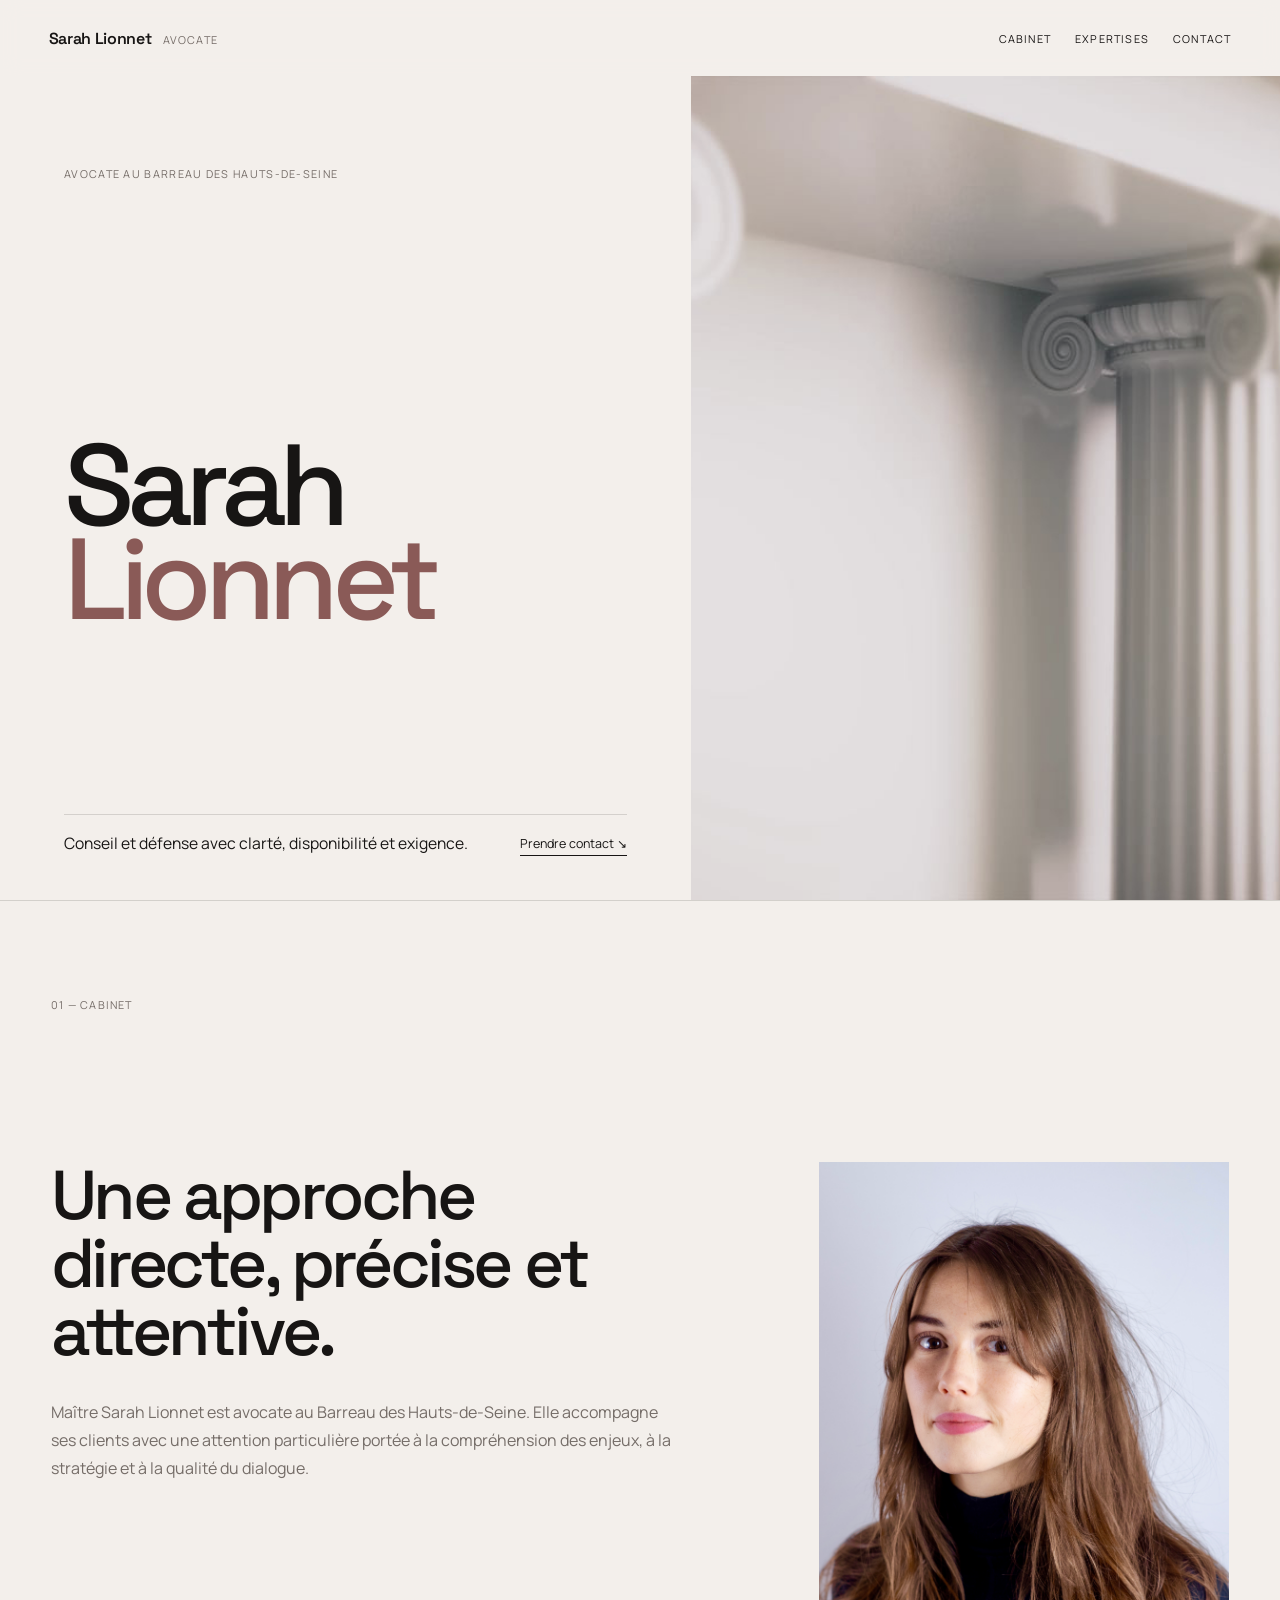
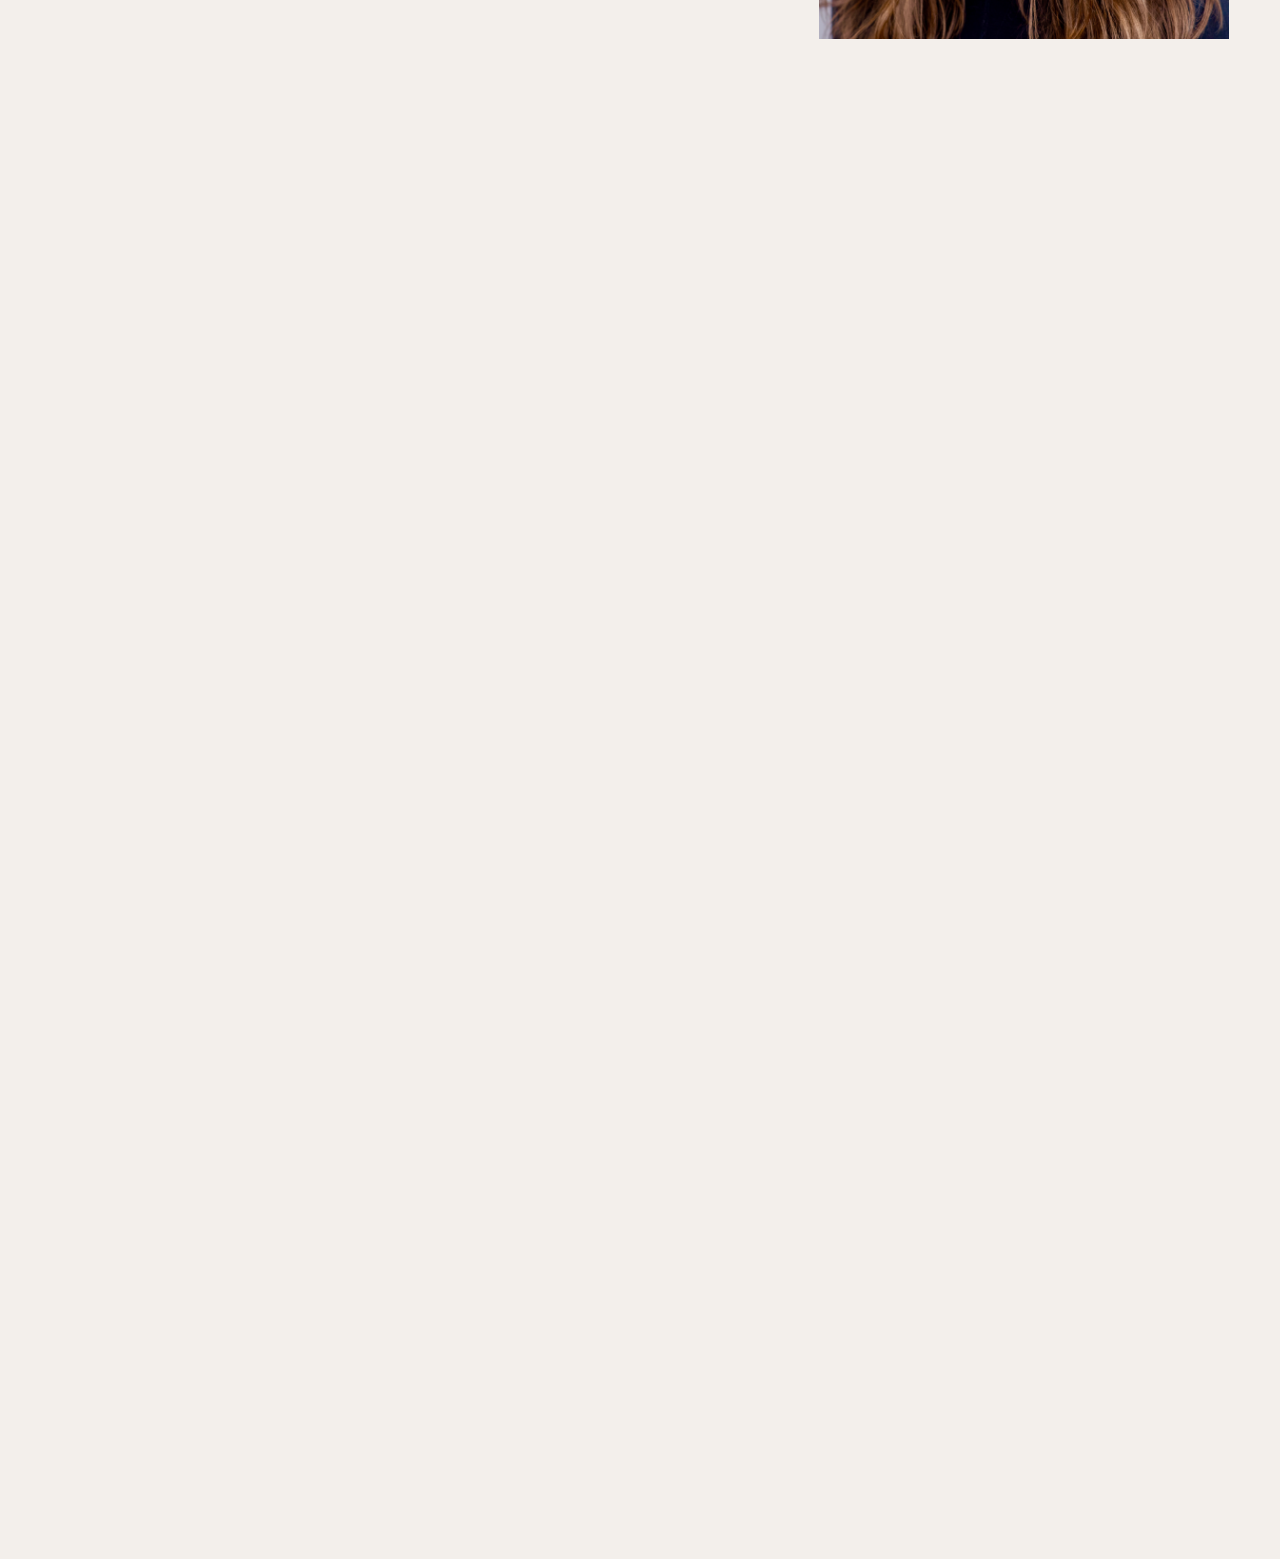
<file: index.html>
<!doctype html>
<html lang="fr">
<head>
  <meta charset="utf-8">
  <meta name="viewport" content="width=device-width,initial-scale=1">

  <meta
    name="description"
    content="Maître Sarah Lionnet, avocate au Barreau des Hauts-de-Seine à Courbevoie."
  >

  <title>Sarah Lionnet — Avocate au Barreau des Hauts-de-Seine</title>

  <link rel="stylesheet" href="assets/css/style.css">
</head>

<body>

  <a class="skip-link" href="#contenu">
    Aller au contenu
  </a>


  <!-- HEADER -->

  <header class="site-header">

    <a
      class="brand"
      href="#accueil"
      aria-label="Retour à l'accueil"
    >
      <strong>Sarah Lionnet</strong>
      <span>Avocate</span>
    </a>


    <button
      class="menu-toggle"
      type="button"
      aria-expanded="false"
      aria-controls="navigation"
    >
      <span>Menu</span>
    </button>


    <nav
      id="navigation"
      class="navigation"
      aria-label="Navigation principale"
    >
      <a href="#cabinet">Cabinet</a>
      <a href="#expertises">Expertises</a>
      <a href="#contact">Contact</a>
    </nav>

  </header>


  <main id="contenu">


    <!-- HERO -->

    <section
      id="accueil"
      class="hero"
    >

      <div class="hero-copy">

        <p class="eyebrow">
          Avocate au Barreau des Hauts-de-Seine
        </p>


        <h1>
          Sarah<br>
          <span>Lionnet</span>
        </h1>


        <div class="hero-meta">

          <p>
            Conseil et défense avec clarté,
            disponibilité et exigence.
          </p>


          <a
            class="text-link"
            href="#contact"
          >
            Prendre contact
            <span>↘</span>
          </a>

        </div>

      </div>


      <figure class="hero-image">

        <img
          src="images/IMG01.jpg"
          alt=""
        >

      </figure>

    </section>



    <!-- CABINET -->

    <section
      id="cabinet"
      class="about section"
    >

      <div class="section-label">
        01 — Cabinet
      </div>


      <div class="about-copy">

        <h2>
          Une approche directe,
          précise et attentive.
        </h2>


        <p>
          Maître Sarah Lionnet est avocate au Barreau
          des Hauts-de-Seine.

          Elle accompagne ses clients avec une attention
          particulière portée à la compréhension des enjeux,
          à la stratégie et à la qualité du dialogue.
        </p>

      </div>


      <figure class="profile-image">

        <img
          src="images/IMG02_profil.jpg"
          alt="Portrait de Maître Sarah Lionnet"
        >

      </figure>

    </section>



    <!-- EXPERTISES -->

    <section
      id="expertises"
      class="expertises section"
    >

      <div class="section-label">
        02 — Expertises
      </div>


      <div class="expertise-content">

        <h2>
          Domaines<br>
          d’intervention
        </h2>


        <p>
          Les domaines d’intervention seront intégrés ici
          une fois les informations professionnelles
          validées par le cabinet.
        </p>

      </div>

    </section>



    <!-- CONTACT -->

    <section
      id="contact"
      class="contact section"
    >

      <div class="section-label">
        03 — Contact
      </div>


      <div class="contact-copy">

        <h2>
          Parlons de<br>
          votre situation.
        </h2>


        <div class="contact-layout">


          <!-- FORMULAIRE FORMSPREE -->

          <form
            class="contact-form"
            action="https://formspree.io/f/REMPLACER_ICI"
            method="POST"
          >


            <div class="field-row">


              <div class="field">

                <label for="nom">
                  Nom
                </label>

                <input
                  id="nom"
                  name="nom"
                  type="text"
                  autocomplete="name"
                  required
                >

              </div>



              <div class="field">

                <label for="email">
                  E-mail
                </label>

                <input
                  id="email"
                  name="email"
                  type="email"
                  autocomplete="email"
                  required
                >

              </div>


            </div>



            <div class="field">

              <label for="objet">
                Objet
              </label>

              <input
                id="objet"
                name="objet"
                type="text"
                required
              >

            </div>



            <div class="field field-message">

              <label for="message">
                Message
              </label>

              <textarea
                id="message"
                name="message"
                rows="6"
                required
              ></textarea>

            </div>



            <input
              type="hidden"
              name="_subject"
              value="Nouveau message depuis le site de Sarah Lionnet"
            >



            <label class="consent">

              <input
                type="checkbox"
                name="consentement"
                value="oui"
                required
              >

              <span>
                J’accepte que les informations transmises
                soient utilisées afin de répondre à ma demande.

                Merci de ne pas communiquer d’informations
                sensibles ou confidentielles via ce formulaire.
              </span>

            </label>



            <div class="form-actions">

              <button type="submit">
                Envoyer le message
                <span>↗</span>
              </button>


              <p>
                Les champs obligatoires sont nécessaires
                au traitement de votre demande.
              </p>

            </div>


          </form>



          <!-- INFORMATIONS CABINET -->

          <div class="contact-details">


            <div>

              <span>E-mail</span>

              <a href="mailto:sarah.lionnet@ls-avocat.com">
                sarah.lionnet@ls-avocat.com
              </a>

            </div>



            <div>

              <span>Cabinet</span>

              <address>
                1 Place des Saisons<br>
                92400 Courbevoie
              </address>

            </div>



            <div>

              <span>Barreau</span>

              <p>
                Hauts-de-Seine<br>
                Toque 1733
              </p>

            </div>


          </div>

        </div>

      </div>

    </section>

  </main>



  <!-- FOOTER -->

  <footer class="site-footer">

    <div>
      © <span id="year"></span>
      Sarah Lionnet
    </div>


    <div class="footer-links">

      <a href="mentions-legales.html">
        Mentions légales
      </a>

      <a href="confidentialite.html">
        Confidentialité
      </a>

    </div>

  </footer>


  <script src="assets/js/main.js"></script>

</body>
</html>
</file>
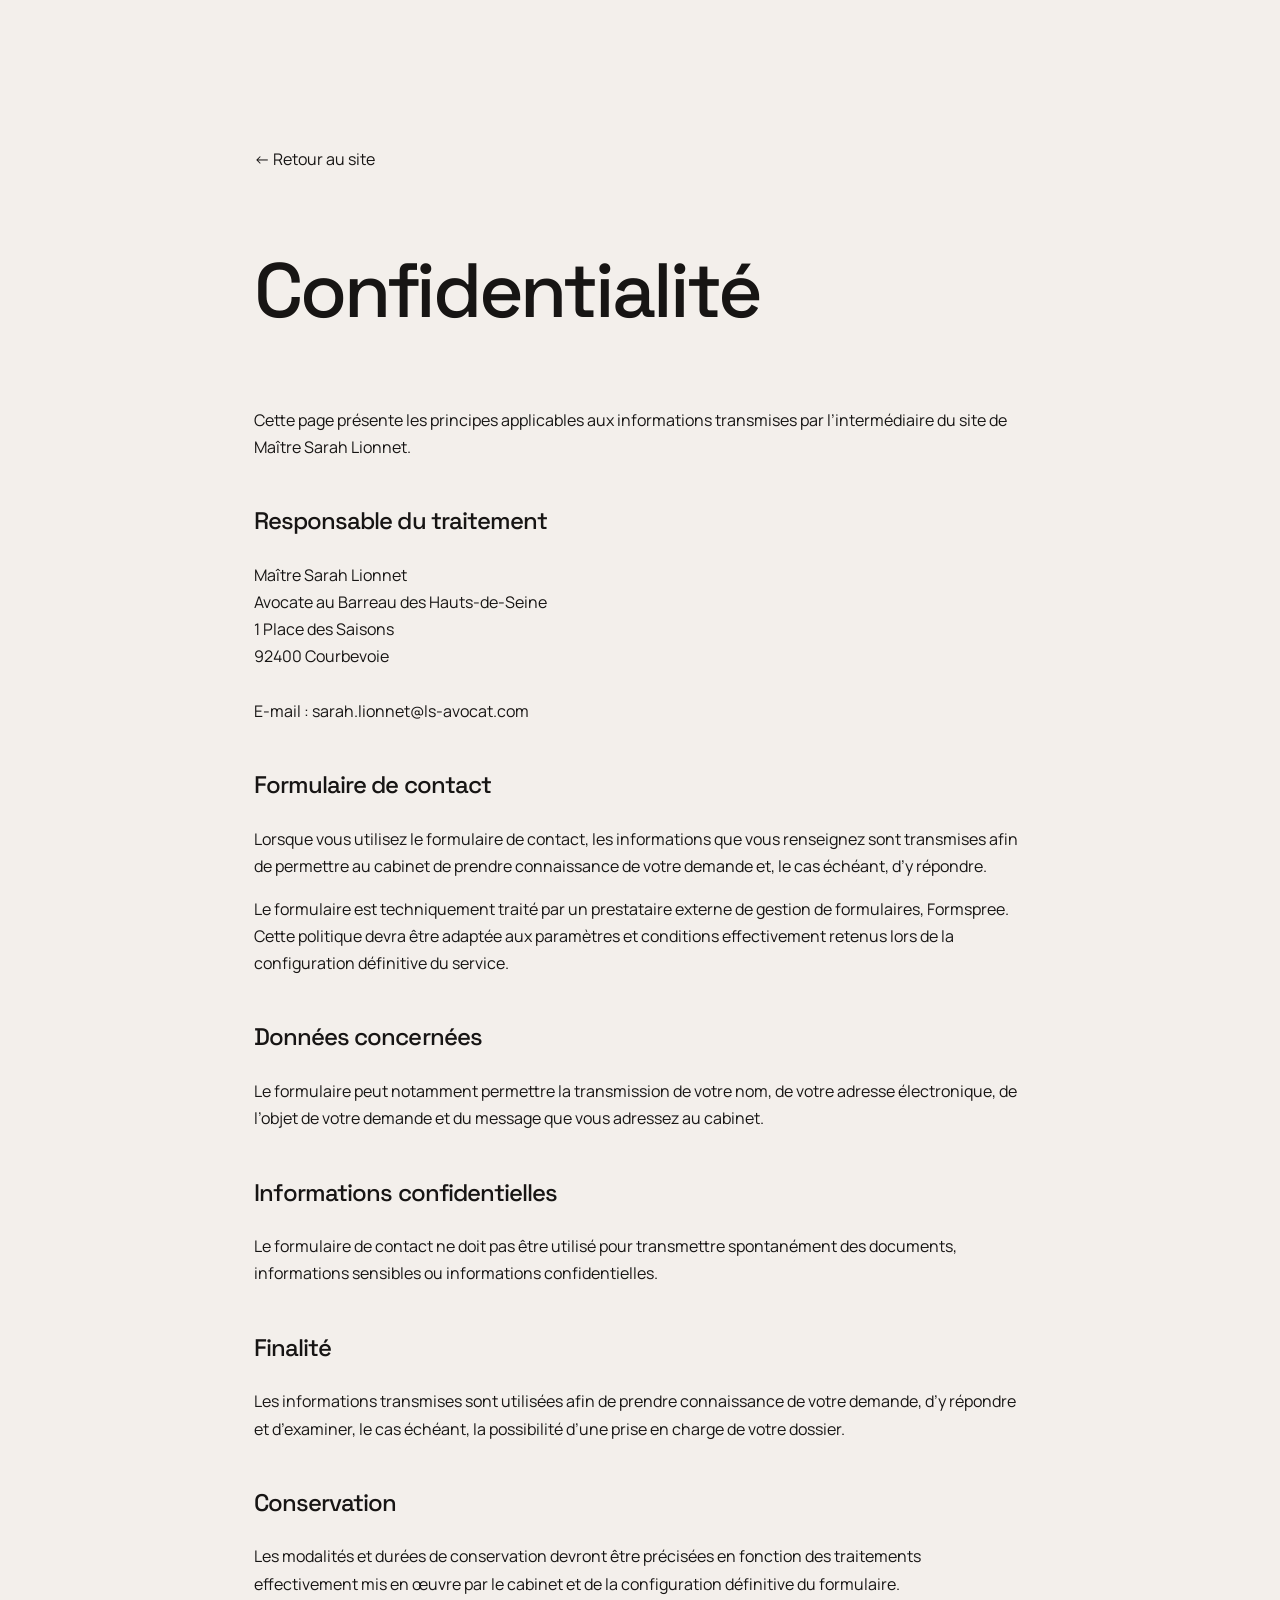
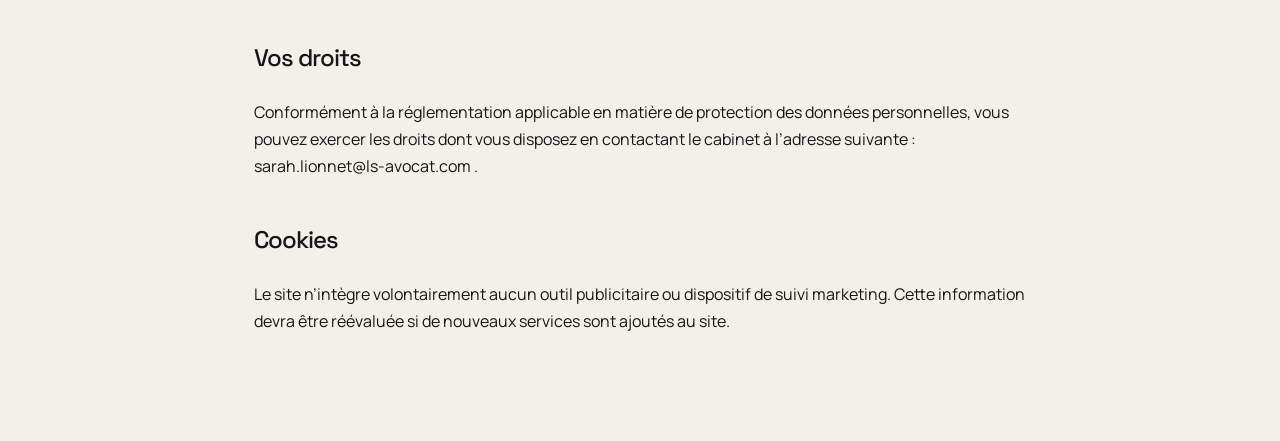
<file: confidentialite.html>
<!doctype html>

<html lang="fr">

<head>

  <meta charset="utf-8">

  <meta
    name="viewport"
    content="width=device-width,initial-scale=1"
  >

  <title>
    Confidentialité — Sarah Lionnet
  </title>

  <link
    rel="stylesheet"
    href="assets/css/style.css"
  >

</head>


<body>


  <main class="legal-page">


    <p>

      <a href="index.html">
        ← Retour au site
      </a>

    </p>



    <h1>
      Confidentialité
    </h1>


    <p>

      Cette page présente les principes applicables
      aux informations transmises par l’intermédiaire
      du site de Maître Sarah Lionnet.

    </p>



    <h2>
      Responsable du traitement
    </h2>


    <p>

      Maître Sarah Lionnet<br>

      Avocate au Barreau des Hauts-de-Seine<br>

      1 Place des Saisons<br>

      92400 Courbevoie<br><br>

      E-mail :

      <a href="mailto:sarah.lionnet@ls-avocat.com">
        sarah.lionnet@ls-avocat.com
      </a>

    </p>



    <h2>
      Formulaire de contact
    </h2>


    <p>

      Lorsque vous utilisez le formulaire de contact,
      les informations que vous renseignez sont transmises
      afin de permettre au cabinet de prendre connaissance
      de votre demande et, le cas échéant, d’y répondre.

    </p>


    <p>

      Le formulaire est techniquement traité par
      un prestataire externe de gestion de formulaires,
      Formspree.

      Cette politique devra être adaptée aux paramètres
      et conditions effectivement retenus lors de
      la configuration définitive du service.

    </p>



    <h2>
      Données concernées
    </h2>


    <p>

      Le formulaire peut notamment permettre
      la transmission de votre nom,
      de votre adresse électronique,
      de l’objet de votre demande
      et du message que vous adressez au cabinet.

    </p>



    <h2>
      Informations confidentielles
    </h2>


    <p>

      Le formulaire de contact ne doit pas être utilisé
      pour transmettre spontanément des documents,
      informations sensibles ou informations confidentielles.

    </p>



    <h2>
      Finalité
    </h2>


    <p>

      Les informations transmises sont utilisées
      afin de prendre connaissance de votre demande,
      d’y répondre et d’examiner, le cas échéant,
      la possibilité d’une prise en charge de votre dossier.

    </p>



    <h2>
      Conservation
    </h2>


    <p>

      Les modalités et durées de conservation devront
      être précisées en fonction des traitements
      effectivement mis en œuvre par le cabinet
      et de la configuration définitive du formulaire.

    </p>



    <h2>
      Vos droits
    </h2>


    <p>

      Conformément à la réglementation applicable
      en matière de protection des données personnelles,
      vous pouvez exercer les droits dont vous disposez
      en contactant le cabinet à l’adresse suivante :

      <a href="mailto:sarah.lionnet@ls-avocat.com">
        sarah.lionnet@ls-avocat.com
      </a>.

    </p>



    <h2>
      Cookies
    </h2>


    <p>

      Le site n’intègre volontairement aucun outil
      publicitaire ou dispositif de suivi marketing.

      Cette information devra être réévaluée
      si de nouveaux services sont ajoutés au site.

    </p>


  </main>


</body>

</html>
</file>
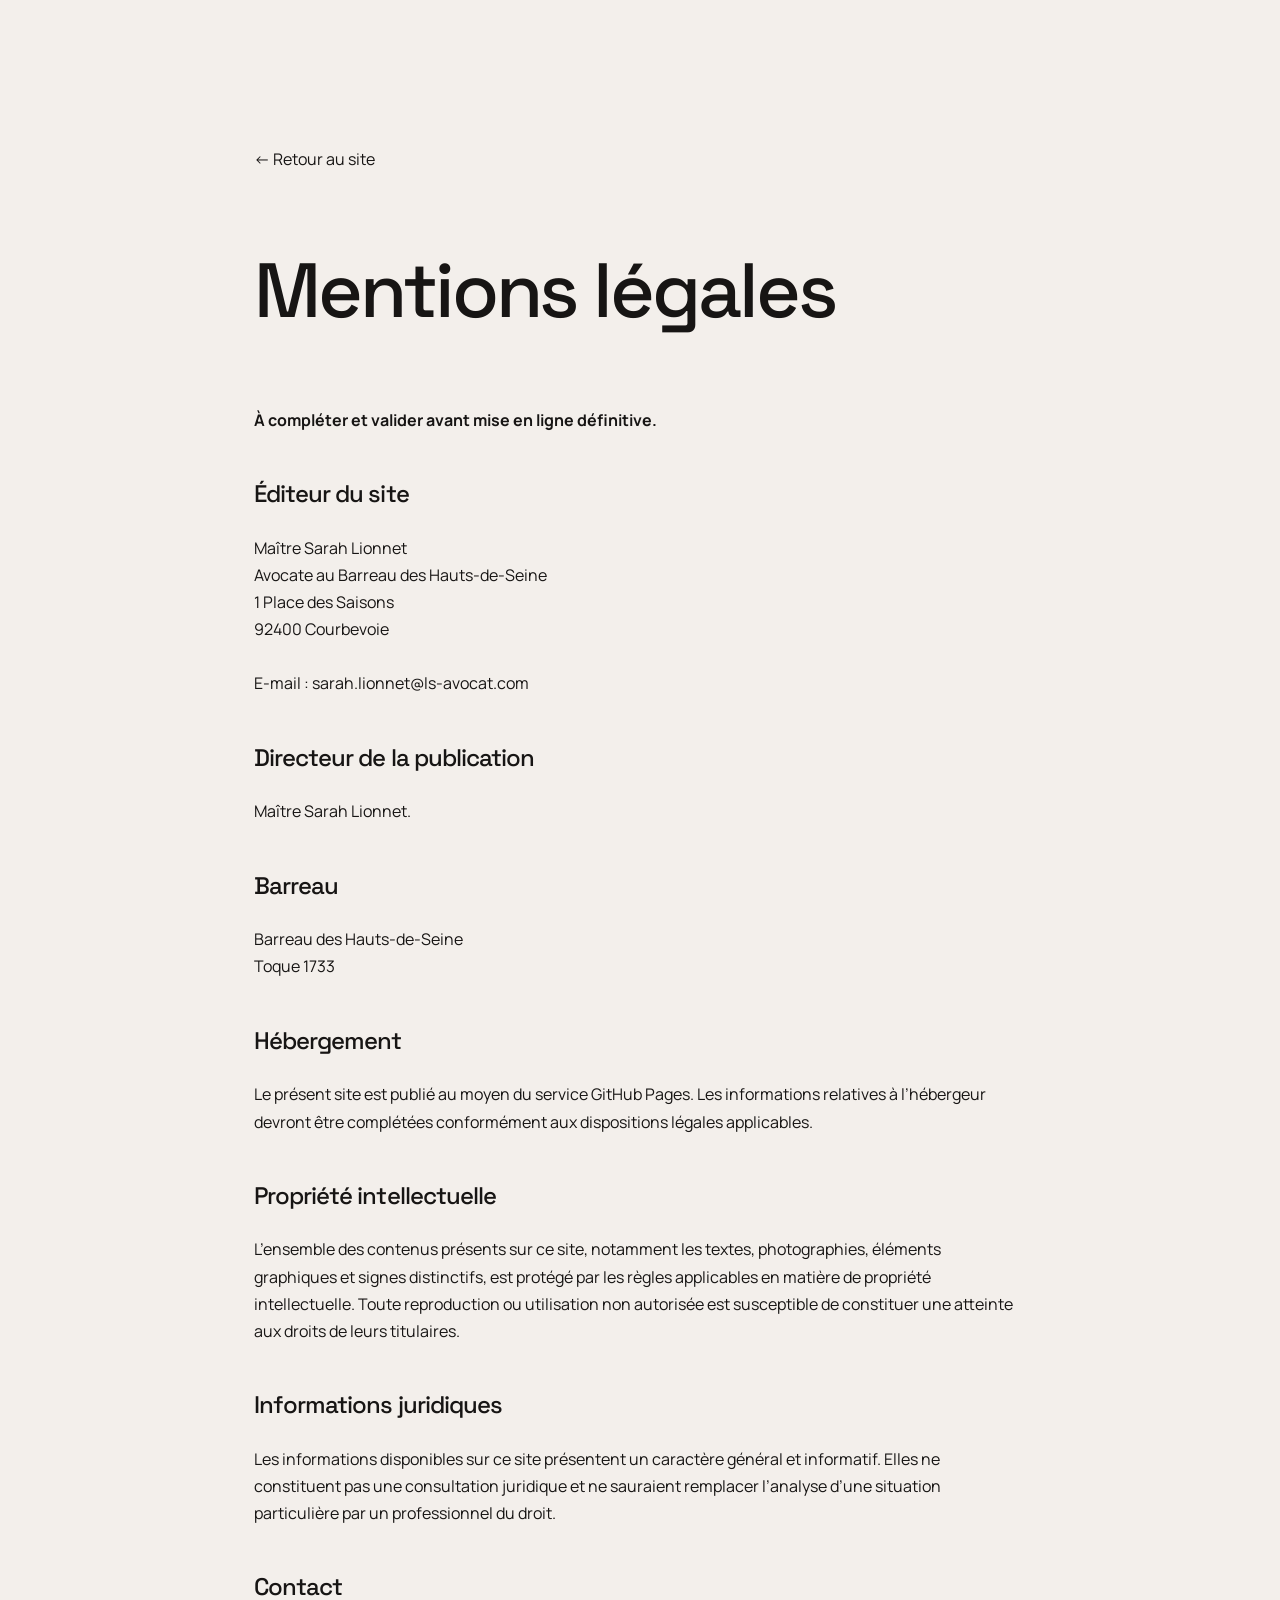
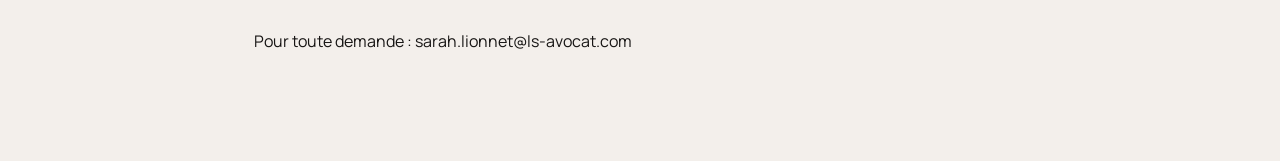
<file: mentions-legales.html>
<!doctype html>

<html lang="fr">

<head>

  <meta charset="utf-8">

  <meta
    name="viewport"
    content="width=device-width,initial-scale=1"
  >

  <title>
    Mentions légales — Sarah Lionnet
  </title>

  <link
    rel="stylesheet"
    href="assets/css/style.css"
  >

</head>


<body>


  <main class="legal-page">


    <p>

      <a href="index.html">
        ← Retour au site
      </a>

    </p>


    <h1>
      Mentions légales
    </h1>


    <p>
      <strong>
        À compléter et valider avant mise en ligne définitive.
      </strong>
    </p>



    <h2>
      Éditeur du site
    </h2>


    <p>

      Maître Sarah Lionnet<br>

      Avocate au Barreau des Hauts-de-Seine<br>

      1 Place des Saisons<br>

      92400 Courbevoie<br><br>

      E-mail :
      <a href="mailto:sarah.lionnet@ls-avocat.com">
        sarah.lionnet@ls-avocat.com
      </a>

    </p>



    <h2>
      Directeur de la publication
    </h2>


    <p>
      Maître Sarah Lionnet.
    </p>



    <h2>
      Barreau
    </h2>


    <p>

      Barreau des Hauts-de-Seine<br>

      Toque 1733

    </p>



    <h2>
      Hébergement
    </h2>


    <p>

      Le présent site est publié au moyen
      du service GitHub Pages.

      Les informations relatives à l’hébergeur
      devront être complétées conformément
      aux dispositions légales applicables.

    </p>



    <h2>
      Propriété intellectuelle
    </h2>


    <p>

      L’ensemble des contenus présents sur ce site,
      notamment les textes, photographies,
      éléments graphiques et signes distinctifs,
      est protégé par les règles applicables
      en matière de propriété intellectuelle.

      Toute reproduction ou utilisation non autorisée
      est susceptible de constituer une atteinte
      aux droits de leurs titulaires.

    </p>



    <h2>
      Informations juridiques
    </h2>


    <p>

      Les informations disponibles sur ce site
      présentent un caractère général et informatif.

      Elles ne constituent pas une consultation juridique
      et ne sauraient remplacer l’analyse d’une situation
      particulière par un professionnel du droit.

    </p>



    <h2>
      Contact
    </h2>


    <p>

      Pour toute demande :

      <a href="mailto:sarah.lionnet@ls-avocat.com">
        sarah.lionnet@ls-avocat.com
      </a>

    </p>


  </main>


</body>

</html>
</file>
<file: assets/css/style.css>
@import url('https://fonts.googleapis.com/css2?family=Manrope:wght@400;500;600&family=Space+Grotesk:wght@400;500;600&display=swap');

:root {
  --paper: #f3efeb;
  --paper-2: #ece5df;
  --ink: #171514;
  --muted: #756d68;
  --line: rgba(23, 21, 20, .14);
  --accent: #8a5a57;
  --max: 1360px;
}

* {
  box-sizing: border-box;
}

html {
  scroll-behavior: smooth;
}

body {
  margin: 0;
  background: var(--paper);
  color: var(--ink);
  font-family: "Manrope", Arial, sans-serif;
  -webkit-font-smoothing: antialiased;
}

img {
  display: block;
  width: 100%;
}

a {
  color: inherit;
  text-decoration: none;
}

button {
  font: inherit;
}

::selection {
  background: var(--ink);
  color: var(--paper);
}

.skip-link {
  position: absolute;
  left: -9999px;
}

.skip-link:focus {
  left: 20px;
  top: 20px;
  z-index: 99;
  background: white;
  padding: 10px;
}


/* ========================================
   HEADER
   ======================================== */

.site-header {
  position: fixed;
  inset: 0 0 auto 0;
  z-index: 20;

  height: 76px;

  padding:
    0
    clamp(20px, 3.8vw, 56px);

  display: flex;
  align-items: center;
  justify-content: space-between;

  background: rgba(243, 239, 235, .84);

  backdrop-filter: blur(10px);
  -webkit-backdrop-filter: blur(10px);
}

.brand {
  display: flex;
  gap: .7rem;
  align-items: baseline;
}

.brand strong {
  font-family: "Space Grotesk", Arial, sans-serif;
  font-size: 1rem;
  font-weight: 600;
  letter-spacing: -.02em;
}

.brand span,
.navigation,
.section-label {
  font-size: .68rem;
  text-transform: uppercase;
  letter-spacing: .11em;
}

.brand span {
  color: var(--muted);
}

.navigation {
  display: flex;
  gap: 1.5rem;
}

.navigation a {
  transition: opacity .2s ease;
}

.navigation a:hover {
  opacity: .55;
}

.menu-toggle {
  display: none;
  background: none;
  border: 0;
}


/* ========================================
   HERO
   ======================================== */

.hero {
  min-height: 100svh;

  display: grid;
  grid-template-columns:
    1.08fr
    .92fr;

  padding-top: 76px;
}

.hero-copy {
  padding:
    clamp(54px, 7vw, 104px)
    clamp(22px, 5vw, 78px)
    44px;

  display: flex;
  flex-direction: column;
  justify-content: space-between;
}

.eyebrow {
  margin: 0;

  color: var(--muted);

  font-size: .68rem;
  text-transform: uppercase;
  letter-spacing: .12em;
}

.hero h1 {
  margin: 8vh 0 0;

  font-family:
    "Space Grotesk",
    Arial,
    sans-serif;

  font-size:
    clamp(
      4.6rem,
      9vw,
      9rem
    );

  line-height: .82;

  font-weight: 500;

  letter-spacing: -.065em;
}

.hero h1 span {
  color: var(--accent);
}

.hero-meta {
  display: grid;

  grid-template-columns:
    minmax(0, 1fr)
    auto;

  gap: 2rem;

  align-items: end;

  border-top:
    1px solid
    var(--line);

  padding-top: 16px;
}

.hero-meta p {
  margin: 0;

  max-width: 430px;

  font-size: .98rem;
  line-height: 1.6;
}

.text-link {
  font-size: .78rem;

  padding-bottom: .2rem;

  border-bottom:
    1px solid
    currentColor;

  white-space: nowrap;
}

.hero-image {
  margin: 0;

  min-height:
    calc(
      100svh - 76px
    );

  overflow: hidden;

  background: var(--paper-2);
}

.hero-image img {
  height: 100%;

  object-fit: cover;
  object-position: center;

  filter:
    saturate(.88)
    contrast(.98);
}


/* ========================================
   SECTIONS
   ======================================== */

.section {
  max-width: var(--max);

  margin: auto;

  padding:
    96px
    clamp(22px, 4vw, 58px);

  border-top:
    1px solid
    var(--line);
}

.section-label {
  color: var(--muted);

  margin-bottom: 3rem;
}


/* ========================================
   CABINET
   ======================================== */

.about {
  display: grid;

  grid-template-columns:
    minmax(0, 1.2fr)
    minmax(280px, .8fr);

  gap: 8vw;
}

.about .section-label {
  grid-column: 1 / -1;
}

.about-copy h2,
.expertise-content h2,
.contact h2 {
  margin: 0;

  font-family:
    "Space Grotesk",
    Arial,
    sans-serif;

  font-weight: 500;

  letter-spacing: -.055em;
}

.about-copy h2 {
  font-size:
    clamp(
      2.8rem,
      5.4vw,
      5.2rem
    );

  line-height: .98;

  max-width: 720px;
}

.about-copy p {
  margin:
    2rem
    0
    0;

  max-width: 620px;

  font-size: 1rem;

  line-height: 1.75;

  color: var(--muted);
}


/* ========================================
   PORTRAIT
   ======================================== */

.profile-image {
  margin: 0;

  justify-self: end;
  align-self: start;

  width:
    min(
      100%,
      410px
    );

  overflow: hidden;

  background: #e9e9eb;
}

.profile-image img {
  aspect-ratio: 4 / 4.65;

  object-fit: cover;

  /*
   * Ajusté spécifiquement pour
   * IMG02_profil.jpg.
   */
  object-position: 50% 22%;
}


/* ========================================
   EXPERTISES
   ======================================== */

.expertises,
.contact {
  display: grid;

  grid-template-columns:
    minmax(150px, 1fr)
    minmax(0, 3fr);

  gap: 3rem;
}

.expertise-content {
  max-width: 860px;
}

.expertise-content h2 {
  font-size:
    clamp(
      3rem,
      6vw,
      6.2rem
    );

  line-height: .94;
}

.expertise-content p {
  margin:
    2rem
    0
    0;

  max-width: 600px;

  color: var(--muted);

  line-height: 1.7;
}


/* ========================================
   CONTACT
   ======================================== */

.contact {
  padding-bottom: 88px;
}

.contact h2 {
  font-size:
    clamp(
      3.2rem,
      6.6vw,
      6.8rem
    );

  line-height: .92;
}

.contact-layout {
  margin-top: 4rem;

  display: grid;

  grid-template-columns:
    minmax(0, 1.45fr)
    minmax(240px, .55fr);

  gap: 5rem;

  align-items: start;
}


/* ========================================
   FORMULAIRE
   ======================================== */

.contact-form {
  border-top:
    1px solid
    var(--line);

  padding-top: 1.3rem;
}

.field-row {
  display: grid;

  grid-template-columns:
    1fr
    1fr;

  gap:
    1.4rem
    2rem;
}

.field {
  margin-bottom: 1.5rem;
}

.field label {
  display: block;

  margin-bottom: .55rem;

  font-size: .67rem;

  text-transform: uppercase;

  letter-spacing: .1em;

  color: var(--muted);
}

.field label span {
  text-transform: none;
  letter-spacing: 0;
}

.field input,
.field textarea {
  width: 100%;

  border: 0;

  border-bottom:
    1px solid
    var(--line);

  background: transparent;

  border-radius: 0;

  padding:
    .35rem
    0
    .75rem;

  color: var(--ink);

  font: inherit;

  font-size: .95rem;

  outline: none;

  transition:
    border-color
    .2s ease;
}

.field textarea {
  resize: vertical;

  min-height: 140px;
}

.field input:focus,
.field textarea:focus {
  border-color: var(--ink);
}


/* Consentement */

.consent {
  display: grid;

  grid-template-columns:
    auto
    1fr;

  gap: .75rem;

  align-items: start;

  margin-top: .5rem;

  color: var(--muted);

  font-size: .75rem;

  line-height: 1.55;
}

.consent input {
  margin-top: .2rem;
}


/* Bouton */

.form-actions {
  margin-top: 1.7rem;

  display: flex;

  gap: 1.5rem;

  align-items: center;

  justify-content:
    space-between;
}

.form-actions button {
  border: 0;

  background: var(--ink);

  color: var(--paper);

  padding:
    .95rem
    1.15rem;

  font: inherit;

  font-size: .78rem;

  cursor: pointer;

  transition:
    opacity
    .2s ease;
}

.form-actions button:hover {
  opacity: .72;
}

.form-actions p {
  margin: 0;

  max-width: 330px;

  color: var(--muted);

  font-size: .68rem;

  line-height: 1.5;
}


/* ========================================
   COORDONNÉES
   ======================================== */

.contact-details {
  padding-top: 1.2rem;

  border-top:
    1px solid
    var(--line);

  display: grid;

  grid-template-columns: 1fr;

  gap: 2rem;
}

.contact-details span {
  display: block;

  margin-bottom: .55rem;

  color: var(--muted);

  font-size: .66rem;

  text-transform: uppercase;

  letter-spacing: .1em;
}

.contact-details a,
.contact-details p,
.contact-details address {
  margin: 0;

  font-style: normal;

  line-height: 1.5;

  font-size: .94rem;
}


/* ========================================
   FOOTER
   ======================================== */

.site-footer {
  max-width: var(--max);

  margin: auto;

  padding:
    24px
    clamp(22px, 4vw, 58px);

  border-top:
    1px solid
    var(--line);

  display: flex;

  justify-content:
    space-between;

  gap: 2rem;

  font-size: .66rem;

  text-transform: uppercase;

  letter-spacing: .08em;

  color: var(--muted);
}

.footer-links {
  display: flex;

  gap: 1.3rem;
}


/* ========================================
   PAGES LÉGALES
   ======================================== */

.legal-page {
  max-width: 820px;

  margin: auto;

  padding:
    130px
    24px
    90px;

  line-height: 1.7;
}

.legal-page h1,
.legal-page h2 {
  font-family:
    "Space Grotesk",
    Arial,
    sans-serif;

  font-weight: 500;

  letter-spacing: -.04em;
}

.legal-page h1 {
  font-size:
    clamp(
      3rem,
      6vw,
      5.5rem
    );
}

.legal-page h2 {
  margin-top: 2.5rem;
}


/* ========================================
   ANIMATIONS AU SCROLL
   ======================================== */

/*
 * Les sections commencent volontairement
 * assez bas et floues.
 *
 * Cela rend le passage d'une partie
 * à la suivante beaucoup plus perceptible.
 */

.section {
  opacity: 0;

  transform:
    translateY(85px);

  filter:
    blur(12px);

  transition:
    opacity
    1.05s
    cubic-bezier(.22, 1, .36, 1),

    transform
    1.15s
    cubic-bezier(.22, 1, .36, 1),

    filter
    1s
    cubic-bezier(.22, 1, .36, 1);
}


/*
 * État visible.
 */

.section.is-visible {
  opacity: 1;

  transform:
    translateY(0);

  filter:
    blur(0);
}


/* ========================================
   ÉLÉMENTS INTERNES
   ======================================== */

/*
 * Les éléments à l'intérieur de chaque
 * section apparaissent avec un léger
 * décalage.
 */

.section .section-label,
.section h2,
.section .about-copy p,
.section .expertise-content p,
.section .contact-layout {
  opacity: 0;

  transform:
    translateY(35px);

  transition:
    opacity
    .8s
    cubic-bezier(.22, 1, .36, 1),

    transform
    .9s
    cubic-bezier(.22, 1, .36, 1);
}


/* 01 — numéro / label */

.section.is-visible
.section-label {
  opacity: 1;

  transform:
    translateY(0);

  transition-delay:
    .10s;
}


/* Titre */

.section.is-visible h2 {
  opacity: 1;

  transform:
    translateY(0);

  transition-delay:
    .20s;
}


/* Texte */

.section.is-visible
.about-copy p,

.section.is-visible
.expertise-content p {
  opacity: 1;

  transform:
    translateY(0);

  transition-delay:
    .34s;
}


/* Contact */

.section.is-visible
.contact-layout {
  opacity: 1;

  transform:
    translateY(0);

  transition-delay:
    .32s;
}


/* ========================================
   PORTRAIT AU SCROLL
   ======================================== */

.profile-image {
  opacity: 0;

  transform:
    translateY(45px)
    scale(.94);

  filter:
    blur(8px);

  transition:
    opacity
    1.15s
    cubic-bezier(.22, 1, .36, 1),

    transform
    1.25s
    cubic-bezier(.22, 1, .36, 1),

    filter
    1.1s
    cubic-bezier(.22, 1, .36, 1);
}

.about.is-visible
.profile-image {
  opacity: 1;

  transform:
    translateY(0)
    scale(1);

  filter:
    blur(0);

  transition-delay:
    .38s;
}


/* ========================================
   HERO — APPARITION AU CHARGEMENT
   ======================================== */

.hero-image {
  opacity: 0;

  transform:
    scale(1.06);

  filter:
    blur(12px);

  transition:
    opacity
    1.4s
    cubic-bezier(.22, 1, .36, 1),

    transform
    1.6s
    cubic-bezier(.22, 1, .36, 1),

    filter
    1.3s
    cubic-bezier(.22, 1, .36, 1);
}

.hero-image.is-visible {
  opacity: 1;

  transform:
    scale(1);

  filter:
    blur(0);
}


.hero-meta {
  opacity: 0;

  transform:
    translateY(35px);

  transition:
    opacity
    1s
    cubic-bezier(.22, 1, .36, 1),

    transform
    1s
    cubic-bezier(.22, 1, .36, 1);
}

.hero-meta.is-visible {
  opacity: 1;

  transform:
    translateY(0);
}


/* ========================================
   FOOTER ANIMÉ
   ======================================== */

.site-footer {
  opacity: 0;

  transform:
    translateY(30px);

  transition:
    opacity
    .8s ease,

    transform
    .8s
    cubic-bezier(.22, 1, .36, 1);
}

.site-footer.is-visible {
  opacity: 1;

  transform:
    translateY(0);
}


/* ========================================
   TABLETTE / MOBILE
   ======================================== */

@media (max-width: 850px) {

  .site-header {
    height: 68px;
  }


  .menu-toggle {
    display: block;
  }


  .navigation {
    display: none;

    position: fixed;

    inset:
      68px
      0
      auto
      0;

    background:
      var(--paper);

    padding:
      22px;

    flex-direction:
      column;

    border-top:
      1px solid
      var(--line);

    border-bottom:
      1px solid
      var(--line);
  }


  .navigation.is-open {
    display: flex;
  }


  .hero {
    grid-template-columns:
      1fr;

    padding-top:
      68px;
  }


  .hero-copy {
    min-height:
      64svh;
  }


  .hero h1 {
    margin-top:
      5vh;
  }


  .hero-image {
    min-height:
      44svh;
  }


  .about,
  .expertises,
  .contact {
    grid-template-columns:
      1fr;
  }


  .section-label {
    margin-bottom:
      2.2rem;
  }


  .about {
    gap:
      2.5rem;
  }


  .profile-image {
    justify-self:
      start;

    width:
      min(
        78vw,
        360px
      );
  }


  .contact-layout {
    grid-template-columns:
      1fr;

    gap:
      3rem;
  }

}


/* ========================================
   PETITS ÉCRANS
   ======================================== */

@media (max-width: 560px) {

  .brand span {
    display: none;
  }


  .hero-copy {
    padding-top:
      44px;
  }


  .hero h1 {
    font-size:
      clamp(
        4rem,
        20vw,
        6.5rem
      );
  }


  .hero-meta {
    grid-template-columns:
      1fr;

    gap:
      1.3rem;
  }


  .section {
    padding-top:
      76px;

    padding-bottom:
      76px;
  }


  .field-row {
    grid-template-columns:
      1fr;
  }


  .form-actions {
    align-items:
      flex-start;

    flex-direction:
      column;
  }


  .contact-details {
    grid-template-columns:
      1fr;
  }


  .site-footer {
    flex-direction:
      column;
  }

}


/* ========================================
   ACCESSIBILITÉ
   ======================================== */

@media (prefers-reduced-motion: reduce) {

  html {
    scroll-behavior:
      auto;
  }


  .section,
  .section .section-label,
  .section h2,
  .section .about-copy p,
  .section .expertise-content p,
  .section .contact-layout,
  .profile-image,
  .hero-image,
  .hero-meta,
  .site-footer {

    opacity:
      1 !important;

    transform:
      none !important;

    filter:
      none !important;

    transition:
      none !important;
  }

}
</file>
